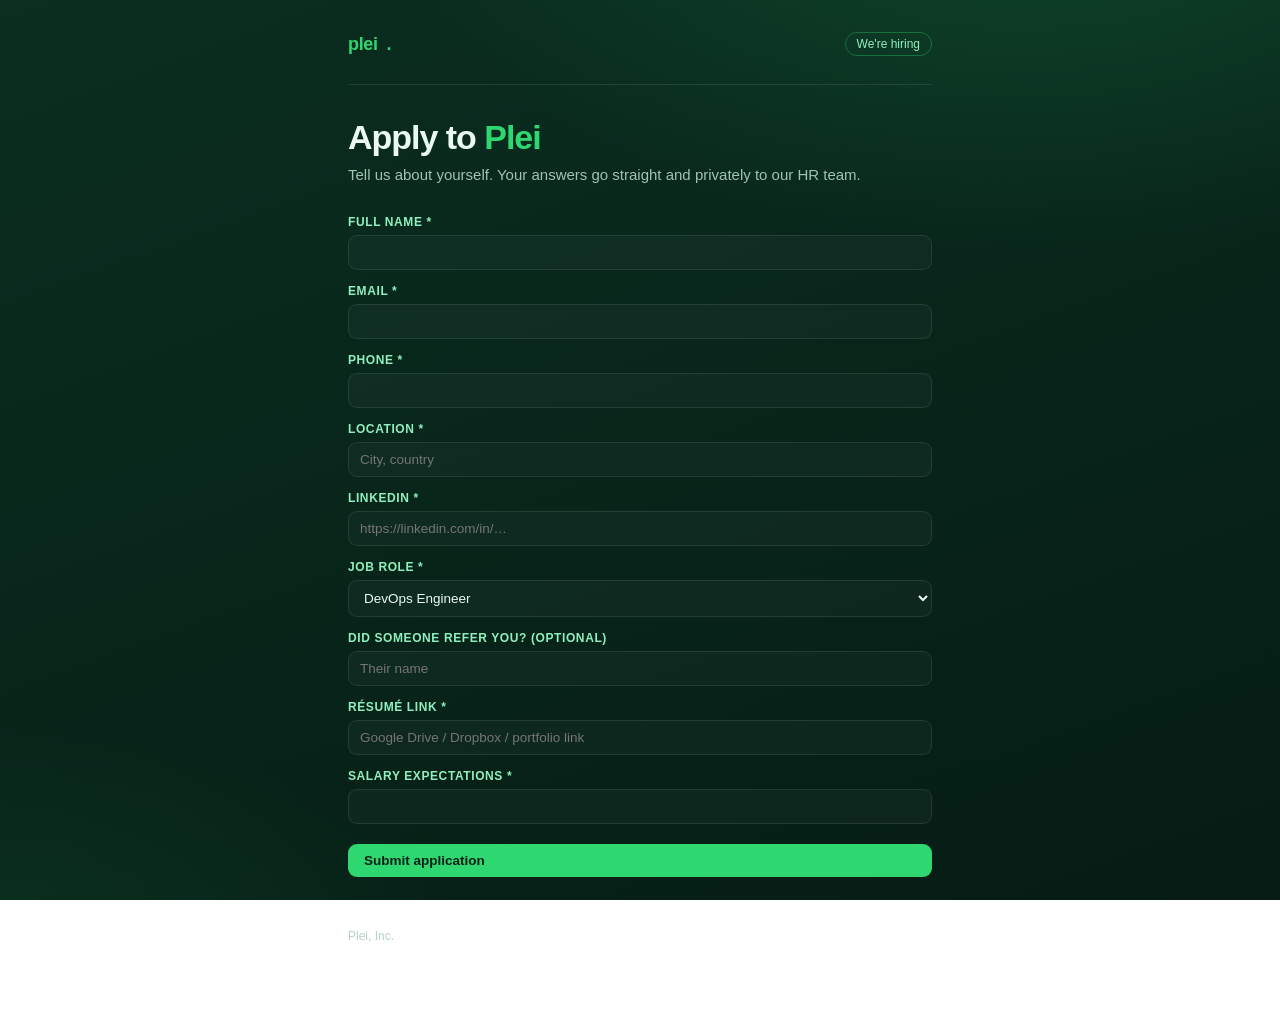
<file: apply.test.html>
<!doctype html>
<html lang="en">
<head>
<meta charset="utf-8" />
<meta name="viewport" content="width=device-width, initial-scale=1" />
<title>Apply · Plei</title>
<link rel="stylesheet" href="styles.css" />
</head>
<body>
  <div class="wrap narrow">
    <nav class="nav">
      <span class="logo"><span style="color:var(--green)">plei</span><span class="dot">.</span></span>
      <span class="spacer"></span>
      <span class="badge">We're hiring</span>
    </nav>

    <h1>Apply to <span class="g" style="color:var(--green)">Plei</span></h1>
    <p class="sub" id="introText">Tell us about yourself. Your answers go straight and privately to our HR team.</p>

    <div id="okMsg" class="callout" style="display:none">Thanks — your application is in! We'll be in touch.</div>

    <form id="applyForm">
      <label class="lbl">Full name *</label>
      <input id="fName" required />
      <label class="lbl">Email *</label>
      <input id="fEmail" type="email" required />
      <label class="lbl">Phone *</label>
      <input id="fPhone" required />
      <label class="lbl">Location *</label>
      <input id="fLocation" required placeholder="City, country" />
      <label class="lbl">LinkedIn *</label>
      <input id="fLinkedin" required placeholder="https://linkedin.com/in/…" />
      <label class="lbl">Job role *</label>
      <select id="fRole" required></select>
      <label class="lbl">Did someone refer you? (optional)</label>
      <input id="fReferral" placeholder="Their name" />
      <label class="lbl">Résumé link *</label>
      <input id="fResume" required placeholder="Google Drive / Dropbox / portfolio link" />
      <label class="lbl">Salary expectations *</label>
      <input id="fSalary" required />

      <button class="btn" type="submit" style="margin-top:20px;width:100%">Submit application</button>
      <p class="err" id="formErr"></p>
    </form>

    <footer>Plei, Inc.</footer>
  </div>

<script src="tests/mock-db.js"></script>
<script>
(function () {
  function $(id) { return document.getElementById(id); }
  var params = new URLSearchParams(location.search);
  var preselectRole = params.get("role");

  async function loadRoles() {
    var roles = await window.PLEI_DB.listOpenRoles();
    var opts = roles.map(function (r) { return r.title; });
    if (preselectRole && opts.indexOf(preselectRole) === -1) opts.unshift(preselectRole);
    opts.push("Other / not listed");
    $("fRole").innerHTML = opts
      .map(function (t) { return '<option value="' + t.replace(/"/g, "&quot;") + '"' + (t === preselectRole ? " selected" : "") + ">" + t + "</option>"; })
      .join("");
    if (preselectRole) $("introText").textContent = "Applying for " + preselectRole + ". Your answers go straight and privately to our HR team.";
  }
  loadRoles();

  $("applyForm").addEventListener("submit", async function (e) {
    e.preventDefault();
    $("formErr").textContent = "";
    var candidate = {
      name: $("fName").value.trim(),
      email: $("fEmail").value.trim(),
      phone: $("fPhone").value.trim(),
      location: $("fLocation").value.trim(),
      linkedin: $("fLinkedin").value.trim(),
      role_title: $("fRole").value,
      referral: $("fReferral").value.trim() || null,
      resume_url: $("fResume").value.trim(),
      salary: $("fSalary").value.trim(),
      status: "new",
      priority: "normal",
    };
    try {
      await window.PLEI_DB.insertCandidate(candidate);
      $("applyForm").style.display = "none";
      $("okMsg").style.display = "block";
    } catch (err) {
      $("formErr").textContent = "Something went wrong submitting your application. Please try again in a moment.";
      console.error(err);
    }
  });
})();
</script>
</body>
</html>
</file>
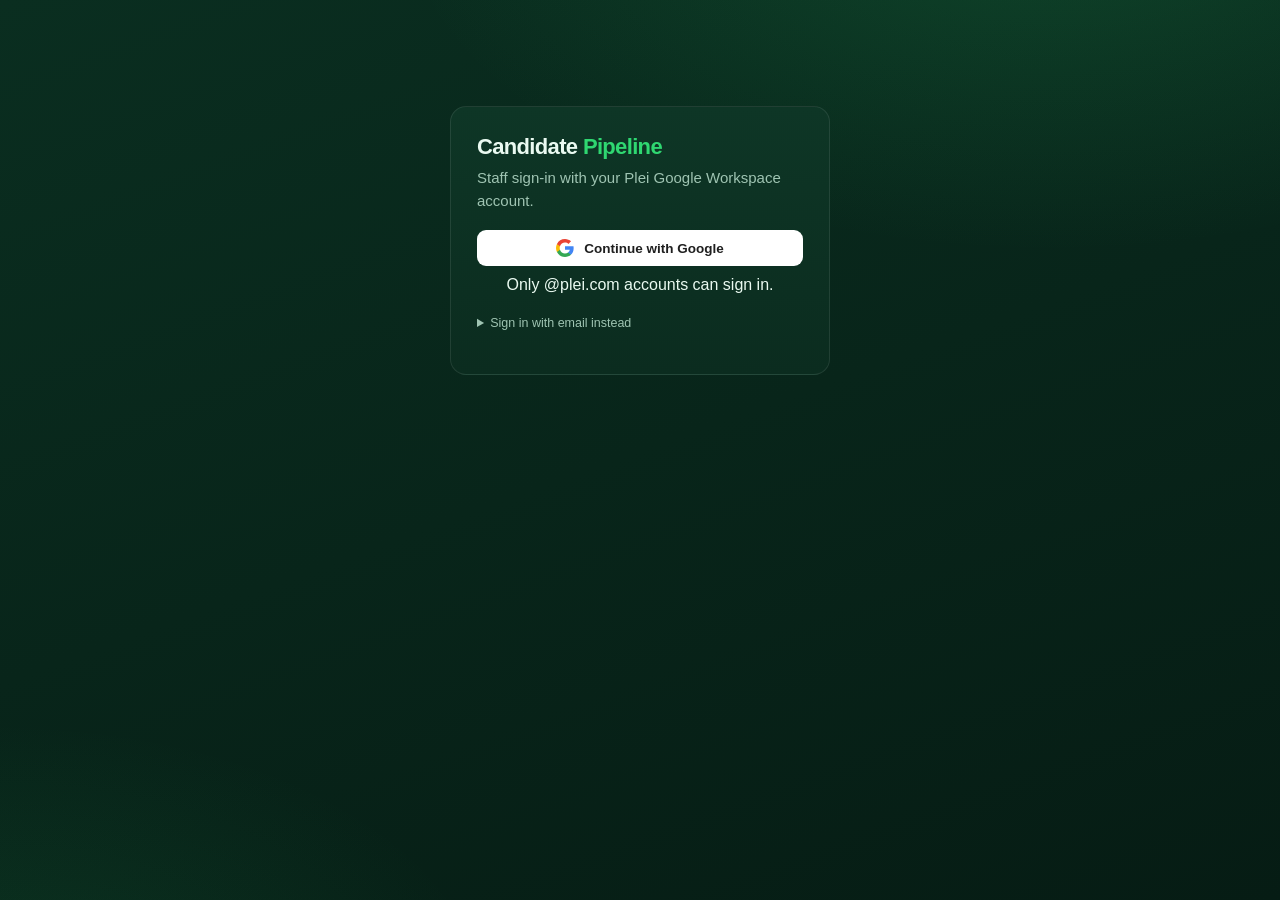
<file: index.test.html>
<!doctype html>
<html lang="en">
<head>
<meta charset="utf-8" />
<meta name="viewport" content="width=device-width, initial-scale=1" />
<title>Candidate Pipeline · Plei</title>
<link rel="stylesheet" href="styles.css" />
</head>
<body>

<div id="loginScreen" style="display:none">
<div class="wrap narrow">
<div class="loginbox">
<h1>Candidate <span class="g" style="color:var(--green)">Pipeline</span></h1>
<p class="sub" style="margin-bottom:18px">Staff sign-in with your Plei Google Workspace account.</p>
<button class="btn google" id="googleSignInBtn" type="button" style="width:100%">
<svg width="18" height="18" viewBox="0 0 18 18" aria-hidden="true"><path fill="#4285F4" d="M17.64 9.2c0-.64-.06-1.25-.16-1.84H9v3.48h4.84a4.14 4.14 0 0 1-1.8 2.72v2.26h2.91c1.7-1.57 2.69-3.88 2.69-6.62z"/><path fill="#34A853" d="M9 18c2.43 0 4.47-.8 5.96-2.18l-2.91-2.26c-.81.54-1.84.86-3.05.86-2.34 0-4.33-1.58-5.04-3.71H.96v2.33A9 9 0 0 0 9 18z"/><path fill="#FBBC05" d="M3.96 10.71A5.4 5.4 0 0 1 3.68 9c0-.59.1-1.17.28-1.71V4.96H.96A9 9 0 0 0 0 9c0 1.45.35 2.83.96 4.04l3-2.33z"/><path fill="#EA4335" d="M9 3.58c1.32 0 2.51.46 3.44 1.35l2.58-2.58C13.46.89 11.43 0 9 0A9 9 0 0 0 .96 4.96l3 2.33C4.67 5.16 6.66 3.58 9 3.58z"/></svg>
Continue with Google
</button>
<p class="m" style="text-align:center;margin:10px 0 0">Only @plei.com accounts can sign in.</p>
<p class="err" id="loginErr"></p>

<details style="margin-top:22px">
<summary class="rolehint" style="cursor:pointer">Sign in with email instead</summary>
<form id="loginForm" style="margin-top:12px">
<label class="lbl">Email</label>
<input id="loginEmail" type="email" required autocomplete="username" />
<label class="lbl">Password</label>
<input id="loginPassword" type="password" required autocomplete="current-password" />
<button class="btn ghost" type="submit" style="margin-top:18px;width:100%">Sign in</button>
</form>
</details>
</div>
</div>
</div>

<div id="appScreen" style="display:none">
<div class="wrap">
<nav class="nav">
<span class="logo"><span style="color:var(--green)">plei</span><span class="dot">.</span></span>
<span class="link active">Candidate Pipeline</span>
<a class="link" href="apply.html" target="_blank">Public apply page ↗</a>
<span class="spacer"></span>
<span class="badge" id="whoami"></span>
<button class="linklike" id="teamAccessBtn" type="button" style="display:none">Team access</button>
<button class="linklike" id="signOutBtn">Sign out</button>
</nav>

<h1>Candidate <span class="g" style="color:var(--green)">Pipeline</span></h1>
<p class="sub">Every candidate, one shared board — real-time, for everyone signed in. Grouped by job role as applicants come in, with a general view of the whole hiring process.</p>

<div id="roleTabs" class="roletabs"></div>
<div id="roleControls" class="rolecontrols"></div>
<p id="roleHint" class="rolehint"></p>

<div id="stats" class="stats"></div>

<div style="display:flex;gap:10px;margin-bottom:20px">
<input id="addName" placeholder="Add a candidate by name…" style="flex:1" />
<button class="btn" id="addBtn" type="button">+ Add</button>
</div>

<div id="board" class="board"></div>

<div id="archivedRoles"></div>

<footer>Plei, Inc. — internal tool.</footer>
</div>
</div>

<div class="modal" id="candidateModal">
<div class="sheet">
<button class="x" id="cmClose" type="button" aria-label="Close">×</button>
<h2 id="cmTitle">Candidate</h2>
<p class="m">Changes save automatically.</p>

<div class="fieldrow">
<div><label class="lbl">Name</label><input id="cmName" /></div>
<div><label class="lbl">Job role</label><select id="cmRole"></select></div>
</div>
<div class="fieldrow">
<div><label class="lbl">Stage</label><select id="cmStatus"></select></div>
<div><label class="lbl">Priority</label>
<select id="cmPriority">
<option value="urgent">Urgent</option><option value="high">High</option>
<option value="normal" selected>Normal</option><option value="low">Low</option>
</select>
</div>
</div>

<details class="acc">
<summary><span>Contact info</span></summary>
<div class="accbody">
<div class="fieldrow">
<div><label class="lbl">Email</label><input id="cmEmail" type="email" /></div>
<div><label class="lbl">Phone</label><input id="cmPhone" /></div>
</div>
<div class="fieldrow">
<div><label class="lbl">Location</label><input id="cmLocation" /></div>
<div><label class="lbl">LinkedIn</label><input id="cmLinkedin" /></div>
</div>
</div>
</details>

<details class="acc">
<summary><span>Application details</span></summary>
<div class="accbody">
<div class="fieldrow">
<div><label class="lbl">Referral</label><input id="cmReferral" /></div>
<div><label class="lbl">Salary expectations</label><input id="cmSalary" /></div>
</div>
<label class="lbl">Résumé link</label>
<input id="cmResume" placeholder="https://…" />
<div class="fieldrow">
<div><label class="lbl">Due date</label><input id="cmDue" type="date" /></div>
<div><label class="lbl">Assignee</label><input id="cmAssignee" placeholder="Who's on this" /></div>
</div>
</div>
</details>

<details class="acc">
<summary><span>Barrier notes<span id="accBarriersCount" class="accbadge"></span></span></summary>
<div class="accbody">
<label class="lbl">Barrier 1 notes</label><textarea id="cmB1" rows="2"></textarea>
<label class="lbl">Barrier 2 notes</label><textarea id="cmB2" rows="2"></textarea>
<label class="lbl">Barrier 3 notes</label><textarea id="cmB3" rows="2"></textarea>
</div>
</details>

<details class="acc">
<summary><span>Comments<span id="accCommentsCount" class="accbadge"></span></span></summary>
<div class="accbody">
<div id="commentList" class="commentlist"></div>
<form id="commentForm" style="display:flex;gap:8px">
<input id="commentBody" placeholder="Add a comment…" style="flex:1" />
<button class="btn ghost" type="submit">Post</button>
</form>
</div>
</details>

<div style="display:flex;justify-content:flex-end;margin-top:20px">
<button class="btn danger" id="cmDelete" type="button">Remove candidate</button>
</div>
</div>
</div>

<div class="modal" id="teamAccessModal">
<div class="sheet">
<button class="x" id="taClose" type="button" aria-label="Close">×</button>
<h2>Team access</h2>

<form id="teamAccessForm" style="display:flex;gap:8px;margin:16px 0 6px">
<input id="taEmail" type="email" placeholder="name@plei.com" style="flex:1" required />
<select id="taRole" style="width:auto">
<option value="staff">Staff</option>
<option value="admin">Admin</option>
</select>
<button class="btn" type="submit">+ Add</button>
</form>
<p class="err" id="taErr"></p>

<div id="staffList" style="margin-top:10px"></div>
</div>
</div>

<script src="stages.js"></script>
<script src="tests/mock-db.js"></script>
<script src="app.js"></script>
</body>
</html>
</file>
<file: styles.css>
:root{
--green:#2fd771; --green-soft:#8ff0bd;
--line:rgba(255,255,255,.09); --txt:#eafaf1; --muted:#9fc4b2;
--card1:#0e3626; --card2:#0b2c1f;
}
*{box-sizing:border-box}
html,body{margin:0;height:100%}
body{
font-family:-apple-system,BlinkMacSystemFont,"Segoe UI",Inter,Roboto,Helvetica,Arial,sans-serif;
color:var(--txt);
background:
radial-gradient(1100px 600px at 82% -12%, rgba(47,215,113,.16), transparent 60%),
radial-gradient(900px 520px at 0% 112%, rgba(47,215,113,.10), transparent 55%),
linear-gradient(160deg,#0a2e20 0%, #061c14 100%);
background-attachment:fixed;min-height:100%;-webkit-font-smoothing:antialiased;
}
.wrap{max-width:1180px;margin:0 auto;padding:26px 28px 80px}
.wrap.narrow{max-width:640px}
/* top nav */
.nav{display:flex;align-items:center;gap:22px;padding:6px 0 28px;border-bottom:1px solid var(--line);margin-bottom:34px}
.nav .logo{display:flex;align-items:center;gap:9px;font-weight:800;font-size:18px;letter-spacing:-.02em;text-decoration:none;color:var(--txt)}
.nav .logo .dot{color:var(--green)}
.nav a.link{margin-left:2px;color:var(--muted);text-decoration:none;font-size:14px;font-weight:500;padding:6px 2px}
.nav a.link:hover,.nav a.link.active{color:var(--txt)}
.nav .spacer{flex:1}
.nav .badge{font-size:12px;color:var(--green-soft);border:1px solid rgba(47,215,113,.35);border-radius:999px;padding:4px 11px}
.nav button.linklike{background:none;border:none;color:var(--muted);font:inherit;font-size:14px;cursor:pointer;padding:6px 2px}
.nav button.linklike:hover{color:var(--txt)}
/* headings */
h1{font-size:34px;line-height:1.1;letter-spacing:-.03em;margin:8px 0 8px;font-weight:800}
h1 .g{color:var(--green)}
.sub{color:var(--muted);font-size:15px;max-width:660px;margin:0 0 28px;line-height:1.5}
.section{margin:30px 0 14px;display:flex;align-items:baseline;gap:10px}
.section h2{font-size:14px;font-weight:700;letter-spacing:.08em;text-transform:uppercase;color:var(--green-soft);margin:0}
.section .rule{flex:1;height:1px;background:var(--line)}
footer{margin-top:52px;color:var(--muted);font-size:12px;opacity:.75}

/* buttons */
.btn{display:inline-flex;align-items:center;gap:6px;background:var(--green);color:#062018;font-weight:700;border:none;border-radius:9px;padding:9px 16px;font-size:13.5px;cursor:pointer;text-decoration:none}
.btn.ghost{background:rgba(255,255,255,.04);color:var(--txt);border:1px solid var(--line)}
.btn.danger{background:rgba(242,139,130,.1);color:#f6a9a2;border:1px solid rgba(242,139,130,.35)}
.btn.google{background:#fff;color:#1f1f1f;justify-content:center;gap:10px}
.btn.google:hover{background:#f4f4f4}
.btn:disabled{opacity:.5;cursor:default}

/* form controls */
label.lbl{display:block;font-size:12px;font-weight:700;text-transform:uppercase;letter-spacing:.05em;color:var(--green-soft);margin:14px 0 6px}
input,textarea,select{width:100%;box-sizing:border-box;background:rgba(255,255,255,.03);border:1px solid var(--line);border-radius:9px;padding:9px 11px;color:var(--txt);font:inherit;font-size:13.5px;resize:vertical}
input:focus,textarea:focus,select:focus{outline:none;border-color:rgba(47,215,113,.5)}

/* stat tiles */
.stats{display:grid;grid-template-columns:repeat(auto-fit,minmax(140px,1fr));gap:12px;margin:4px 0 30px}
.stat{background:rgba(255,255,255,.02);border:1px solid var(--line);border-radius:14px;padding:15px 18px}
.stat .n{margin:0;font-size:24px;font-weight:800;color:var(--green)}
.stat .l{margin:2px 0 0;font-size:12px;color:var(--muted)}

/* role tabs */
.roletabs{display:flex;gap:8px;flex-wrap:wrap;margin:0 0 20px}
.roletabs button{background:rgba(255,255,255,.03);border:1px solid var(--line);color:var(--muted);border-radius:999px;padding:7px 14px;font-size:13px;cursor:pointer}
.roletabs button.active{background:rgba(47,215,113,.14);border-color:rgba(47,215,113,.4);color:var(--green-soft);font-weight:600}
.rolehint{color:var(--muted);font-size:12.5px;margin:0 0 16px}

/* board */
.board{display:grid;gap:20px;margin-bottom:10px}
.boardrow{border:1px solid var(--line);border-radius:16px;padding:16px}
.boardrow>summary.boardrowhead{list-style:none;cursor:pointer;margin:0;font-size:13px;text-transform:uppercase;letter-spacing:.06em;color:var(--muted);display:flex;align-items:center;justify-content:space-between;gap:8px;user-select:none}
.boardrow>summary.boardrowhead::-webkit-details-marker{display:none}
.boardrowhead .rowtitle{display:flex;align-items:center;gap:8px}
.boardrowhead .dot{width:8px;height:8px;border-radius:50%}
.boardrowhead .rowheadright{display:flex;align-items:center;gap:10px}
.boardrowhead .rowcount{background:rgba(255,255,255,.05);border-radius:999px;padding:2px 10px;font-size:11px;text-transform:none;letter-spacing:0;color:var(--muted)}
.boardrowhead .rowarrow{font-size:12px;color:var(--muted);transition:transform .15s}
.boardrow[open]>summary.boardrowhead .rowarrow{transform:rotate(90deg)}
.boardrow>summary.boardrowhead:hover{color:var(--txt)}
.boardrow>.accbody{margin-top:14px}
.dot.notstarted{background:#9fc4b2}
.dot.active{background:#f4c777}
.dot.done{background:var(--green)}
.dot.closed{background:#f28b82}
.cols{display:grid;grid-auto-flow:column;grid-auto-columns:minmax(210px,1fr);gap:12px;overflow-x:auto;padding-bottom:4px}
.col{background:rgba(255,255,255,.015);border-radius:12px;padding:10px}
.col>summary.colhead{list-style:none;cursor:pointer;display:flex;justify-content:space-between;align-items:center;font-size:12.5px;color:var(--muted);margin:0;padding:0 2px;user-select:none}
.col>summary.colhead::-webkit-details-marker{display:none}
.col>summary.colhead:hover{color:var(--txt)}
.col .colheadright{display:flex;align-items:center;gap:6px}
.col .colcount{background:rgba(255,255,255,.05);border-radius:999px;padding:1px 8px;font-size:11px}
.col .colarrow{font-size:10px;color:var(--muted);transition:transform .15s}
.col[open] .colarrow{transform:rotate(90deg)}
.col>.accbody{margin-top:8px}
.ccard{background:linear-gradient(180deg,var(--card1),var(--card2));border:1px solid var(--line);border-left:3px solid var(--muted);border-radius:10px;padding:10px 12px;margin-bottom:8px;cursor:pointer;transition:border-color .12s,transform .12s}
.ccard:hover{border-color:rgba(47,215,113,.4);transform:translateY(-2px)}
.ccard.pri-urgent{border-left-color:#f28b82}
.ccard.pri-high{border-left-color:#f4c777}
.ccard.pri-normal{border-left-color:#4fb0e6}
.ccard .cname{font-weight:600;font-size:13.5px;margin:0 0 3px}
.ccard .cmeta{font-size:11.5px;color:var(--muted);white-space:nowrap;overflow:hidden;text-overflow:ellipsis}
.colempty{color:var(--muted);font-size:12px;padding:8px 2px}
.colmore{display:block;width:100%;background:none;border:none;border-top:1px dashed var(--line);color:var(--green-soft);font-weight:600;font-size:11.5px;cursor:pointer;padding:8px 2px 2px;text-align:center;margin-top:2px}
.colmore:hover{color:var(--txt)}

/* modal / sheet */
.modal{position:fixed;inset:0;background:rgba(3,15,10,.62);z-index:100;display:none;align-items:flex-start;justify-content:center;padding:40px 16px;overflow:auto}
.modal.show{display:flex}
.sheet{width:100%;max-width:600px;background:#0c2a1f;border:1px solid var(--line);border-radius:16px;padding:22px 24px}
.sheet .x{float:right;background:none;border:none;color:var(--muted);font-size:22px;cursor:pointer;line-height:1}
.sheet h2{margin:0 30px 4px 0;font-size:19px}
.sheet .m{font-size:12.5px;color:var(--muted);margin:0 0 8px}
.fieldrow{display:grid;grid-template-columns:1fr 1fr;gap:12px}

/* collapsible sections inside the candidate modal */
.acc{border:1px solid var(--line);border-radius:12px;margin:14px 0;overflow:hidden;background:rgba(255,255,255,.015)}
.acc summary{list-style:none;cursor:pointer;display:flex;align-items:center;justify-content:space-between;padding:12px 14px;font-size:12px;font-weight:700;letter-spacing:.06em;text-transform:uppercase;color:var(--green-soft);user-select:none}
.acc summary::-webkit-details-marker{display:none}
.acc summary::after{content:"▸";display:inline-block;transition:transform .15s;color:var(--muted);font-size:12px}
.acc[open] summary::after{transform:rotate(90deg)}
.acc summary:hover{background:rgba(47,215,113,.06)}
.acc .accbody{padding:2px 14px 16px}
.acc .accbody label.lbl:first-child{margin-top:2px}
.accbadge{text-transform:none;font-weight:600;color:var(--muted);margin-left:6px;letter-spacing:0}
.commentlist{max-height:220px;overflow:auto;margin:8px 0;display:flex;flex-direction:column;gap:8px}
.comment{background:rgba(255,255,255,.025);border-radius:9px;padding:8px 10px;font-size:13px}
.comment .ca{font-weight:600;color:var(--green-soft);font-size:12px}
.comment .ct{color:var(--muted);font-size:11px;margin-left:6px}

.pill{white-space:nowrap;border-radius:999px;padding:3px 10px;font-size:11.5px;font-weight:600;display:inline-block}
.pill.open{border:1px solid rgba(47,215,113,.35);background:rgba(47,215,113,.14);color:var(--green-soft)}
.pill.closed{border:1px solid rgba(242,139,130,.35);background:rgba(242,139,130,.12);color:#f6a9a2}

/* team access */
.staffrow{display:flex;align-items:center;gap:10px;padding:9px 12px;border:1px solid var(--line);border-radius:10px;background:rgba(255,255,255,.02);margin-bottom:8px}
.staffrow .se{flex:1;font-size:13.5px;font-weight:600}
.staffrow select{width:auto}
.staffrow .m{font-weight:400;color:var(--muted)}

.rolelink{display:flex;align-items:center;gap:10px;padding:11px 14px;border:1px solid var(--line);border-radius:10px;background:rgba(255,255,255,.02);cursor:pointer}
.rolelink:hover{background:rgba(47,215,113,.08);border-color:rgba(47,215,113,.3)}
.rolelink .rtitle{flex:1;font-size:14.5px;font-weight:600}
.rolelink .rmeta{font-size:12px;color:var(--muted)}

.pill.paused{border:1px solid rgba(230,190,80,.35);background:rgba(230,190,80,.14);color:#e8cf7a}

/* pause / close a role search */
.rolecontrols{display:flex;gap:14px;margin:-8px 0 14px}
.rolecontrols:empty{margin:0}
.rolestatusbtn{background:none;border:none;color:var(--muted);font:inherit;font-size:12.5px;cursor:pointer;padding:2px 0;text-decoration:underline;text-underline-offset:2px}
.rolestatusbtn:hover{color:var(--txt)}

.archivedacc{border:1px solid var(--line);border-radius:12px;margin:26px 0 0;overflow:hidden;background:rgba(255,255,255,.015)}
.archivedhead{list-style:none;cursor:pointer;display:flex;align-items:center;gap:8px;padding:13px 16px;font-size:12px;font-weight:700;letter-spacing:.06em;text-transform:uppercase;color:var(--muted);user-select:none}
.archivedhead::-webkit-details-marker{display:none}
.archivedhead::after{content:"▸";display:inline-block;transition:transform .15s;color:var(--muted);font-size:12px;margin-left:auto}
.archivedacc[open] .archivedhead::after{transform:rotate(90deg)}
.archivedhead:hover{background:rgba(255,255,255,.03)}
.archivedhead>span:first-child{flex:1}
.archcountbadge{background:rgba(255,255,255,.06);border-radius:999px;padding:2px 10px;font-size:11px;text-transform:none;letter-spacing:0;color:var(--muted)}
.archivedacc .accbody{display:flex;flex-direction:column;gap:8px;padding:2px 14px 16px}
.archivedrow{display:flex;align-items:center;gap:12px;width:100%;box-sizing:border-box;background:rgba(255,255,255,.02);border:1px solid var(--line);border-radius:10px;padding:10px 14px;cursor:pointer;text-align:left;color:var(--txt);font:inherit}
.archivedrow:hover{background:rgba(47,215,113,.07);border-color:rgba(47,215,113,.25)}
.archtitle{flex:1;font-size:13.5px;font-weight:600}
.archcount{font-size:12px;color:var(--muted);white-space:nowrap}

.banner{display:flex;align-items:center;gap:11px;background:rgba(242,139,130,.10);border:1px solid rgba(242,139,130,.28);border-radius:12px;padding:13px 16px;margin-bottom:26px;color:#f6b7b0;font-size:13.5px}
.callout{background:rgba(47,215,113,.06);border:1px solid rgba(47,215,113,.25);border-radius:12px;padding:12px 16px;margin:14px 0;font-size:14px}

.loginbox{max-width:380px;margin:80px auto 0;background:linear-gradient(180deg,var(--card1),var(--card2));border:1px solid var(--line);border-radius:16px;padding:28px 26px}
.loginbox h1{font-size:22px;margin-top:0}
.err{color:#f6a9a2;font-size:13px;margin:8px 0 0}
</file>
